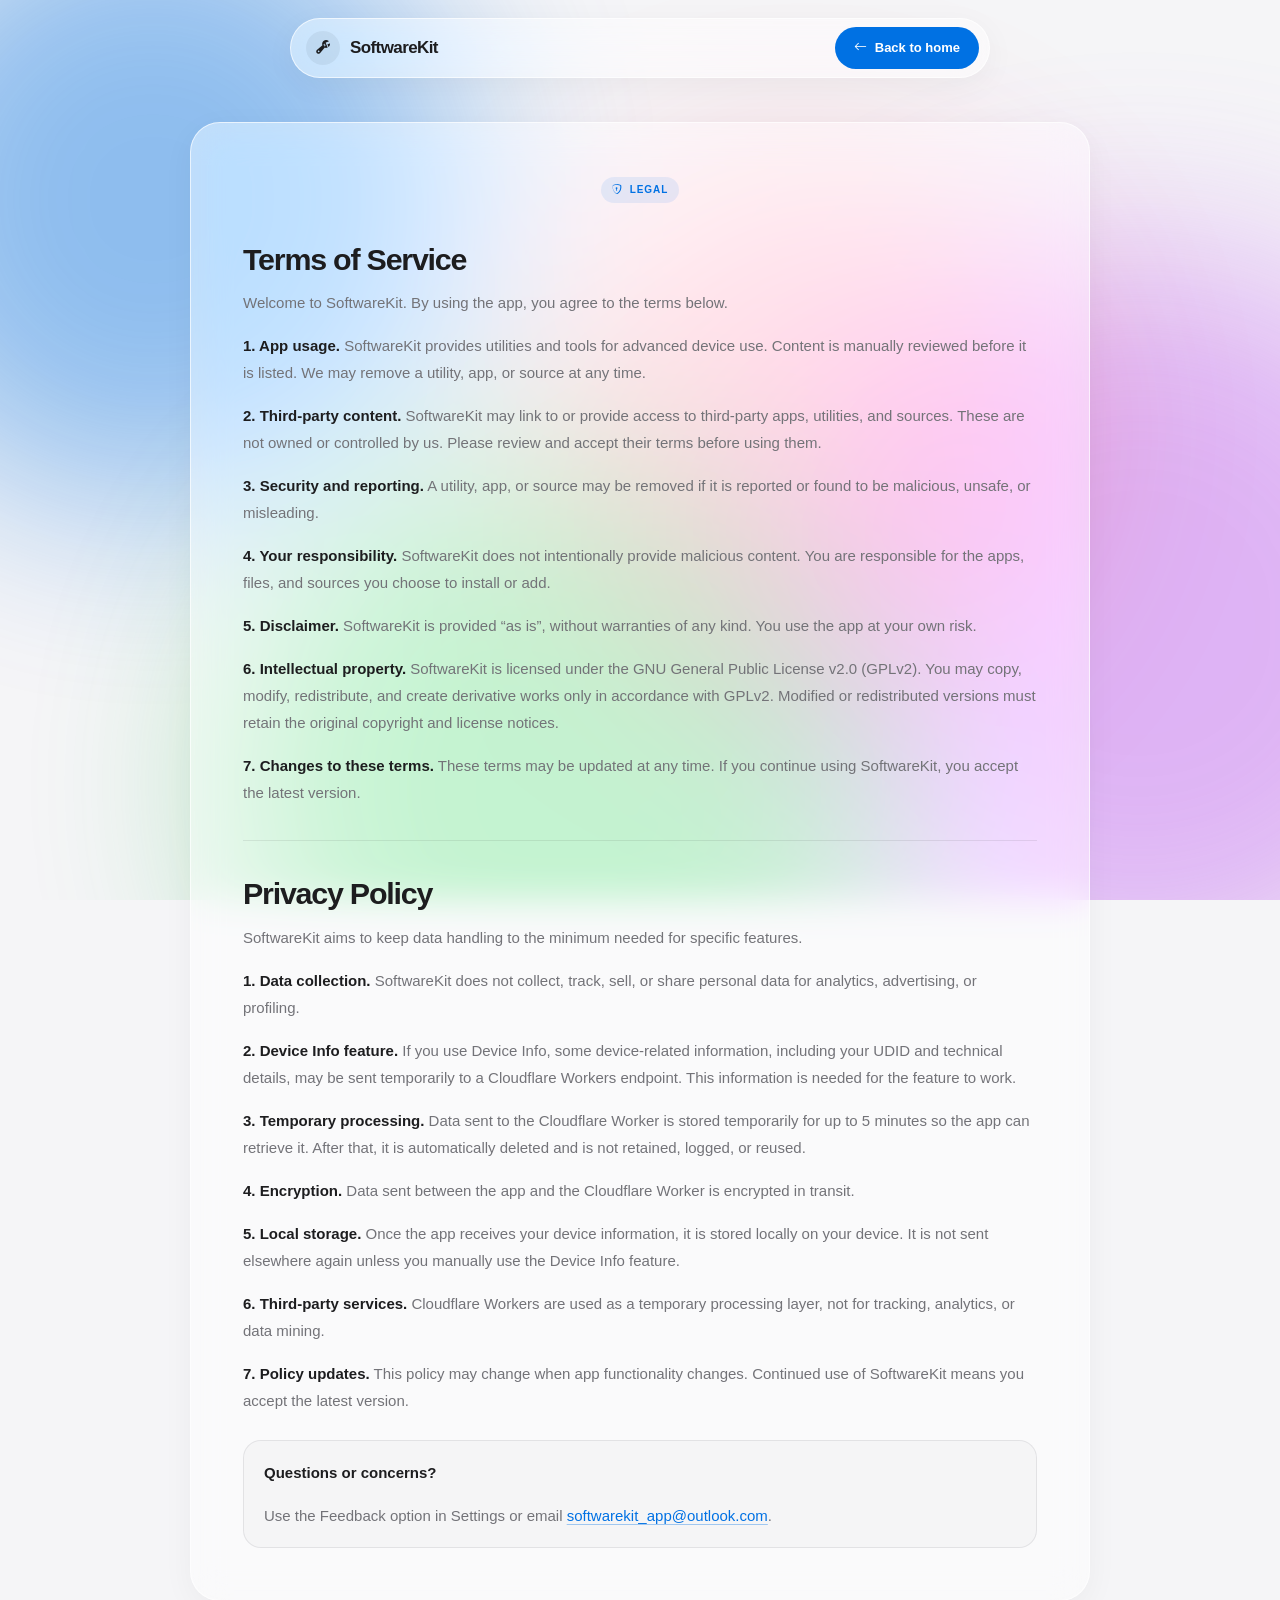
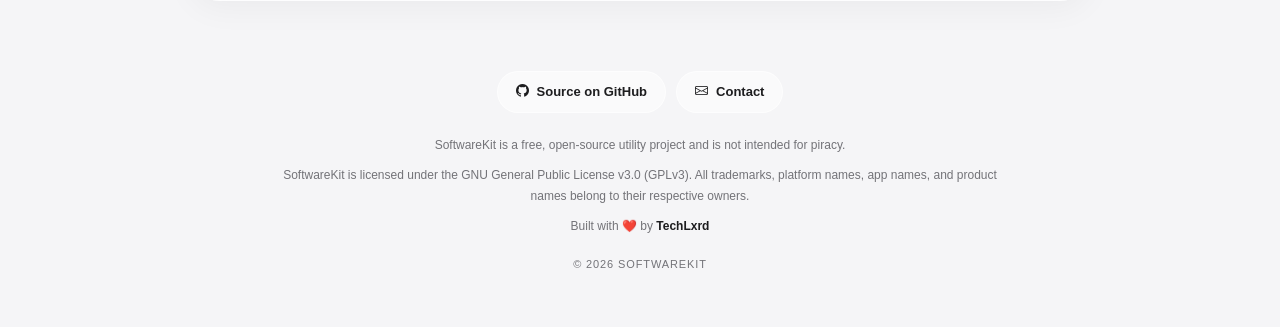
<file: legal.html>
<!DOCTYPE html>
<html lang="en">
<head>
  <meta charset="utf-8">
  <meta name="viewport" content="width=device-width, initial-scale=1, viewport-fit=cover">
  <title>SoftwareKit – Terms of Service & Privacy Policy</title>
  <meta name="description" content="Read the SoftwareKit terms of service and privacy policy, including how device information is processed.">
  <meta name="theme-color" content="#f5f5f7">
  <link rel="icon" href="/favicon.png">
  <link rel="preconnect" href="https://cdn.jsdelivr.net" crossorigin>
  <link rel="stylesheet" href="https://cdn.jsdelivr.net/npm/bootstrap-icons@1.11.3/font/bootstrap-icons.min.css">
  <link rel="stylesheet" href="https://unpkg.com/aos@2.3.1/dist/aos.css">
  <style>
    :root {
      color-scheme: light dark;
      --page-bg: #f5f5f7;
      --surface: rgba(255,255,255,.48);
      --surface-strong: rgba(255,255,255,.68);
      --text: #1d1d1f;
      --muted: #737378;
      --border: rgba(255,255,255,.65);
      --line: rgba(0,0,0,.08);
      --accent: #0071e3;
      --accent-hover: #0077ed;
      --card-shadow: 0 8px 32px rgba(0,0,0,.045);
      --font-stack: -apple-system, BlinkMacSystemFont, "SF Pro Display", "SF Pro Text", "Helvetica Neue", Arial, sans-serif;
    }
    * { box-sizing: border-box; }
    html { scroll-behavior: smooth; scroll-padding-top: 100px; }
    body {
      position: relative; min-height: 100vh; margin: 0; overflow-x: hidden;
      background: var(--page-bg); color: var(--text); font-family: var(--font-stack);
      font-size: 16px; line-height: 1.65; -webkit-font-smoothing: antialiased;
      text-rendering: optimizeLegibility;
    }
    ::selection { background: var(--accent); color: #fff; }
    a { color: inherit; text-decoration: none; }
    a:focus-visible { outline: 3px solid var(--accent); outline-offset: 4px; }
    .aurora-background { position: fixed; inset: 0; z-index: 0; overflow: hidden; pointer-events: none; }
    .aurora-blob {
      position: absolute; width: 48vw; height: 48vw; border-radius: 50%;
      filter: blur(100px); opacity: .42; will-change: transform;
      animation: aurora-drift 22s infinite alternate cubic-bezier(.4,0,.2,1);
    }
    .aurora-one { top: -12%; left: -12%; background: #0071e3; }
    .aurora-two { top: 28%; right: -18%; width: 58vw; height: 58vw; background: #bf5af2; animation-delay: -5s; animation-direction: alternate-reverse; }
    .aurora-three { bottom: -24%; left: 18%; width: 52vw; height: 52vw; background: #34c759; animation-delay: -10s; }
    .aurora-four { top: 18%; left: 42%; width: 42vw; height: 42vw; background: #ff375f; opacity: .22; animation-delay: -15s; }
    @keyframes aurora-drift {
      0% { transform: translate(0,0) scale(1) rotate(0); }
      35% { transform: translate(7%,10%) scale(1.1) rotate(8deg); }
      70% { transform: translate(-6%,5%) scale(.9) rotate(-4deg); }
      100% { transform: translate(10%,-10%) scale(1.04) rotate(5deg); }
    }
    .site-header { position: fixed; top: 18px; left: 50%; z-index: 50; width: min(700px,calc(100% - 32px)); transform: translateX(-50%); }
    .nav-bar {
      display: flex; align-items: center; justify-content: space-between; gap: 20px;
      padding: 8px 10px; border: 1px solid var(--border); border-radius: 999px;
      background: var(--surface); -webkit-backdrop-filter: blur(18px) saturate(160%);
      backdrop-filter: blur(18px) saturate(160%); box-shadow: var(--card-shadow);
    }
    .brand { display: inline-flex; align-items: center; gap: 10px; padding-left: 5px; font-size: 17px; font-weight: 730; letter-spacing: -.035em; white-space: nowrap; }
    .brand-icon { display: grid; width: 34px; height: 34px; place-items: center; border-radius: 50%; background: rgba(0,0,0,.055); font-size: 14px; transition: transform 220ms ease; }
    .brand:hover .brand-icon { transform: scale(1.06); }
    .button {
      display: inline-flex; min-height: 42px; align-items: center; justify-content: center; gap: 8px;
      padding: 9px 18px; border: 1px solid transparent; border-radius: 999px;
      font: inherit; font-size: 13px; font-weight: 650; line-height: 1.3; text-align: center;
      transition: transform 220ms ease, background-color 220ms ease;
    }
    .button:hover { transform: translateY(-1px); }
    .button-primary { color: #fff; background: var(--accent); }
    .button-primary:hover { background: var(--accent-hover); }
    main, footer { position: relative; z-index: 1; }
    main { padding: 122px 0 40px; }
    .container { width: min(900px,calc(100% - 48px)); margin-inline: auto; }
    .legal-card {
      padding: clamp(24px,5vw,52px); border: 1px solid var(--border); border-radius: 30px;
      background: var(--surface); -webkit-backdrop-filter: blur(18px) saturate(145%);
      backdrop-filter: blur(18px) saturate(145%); box-shadow: var(--card-shadow);
    }
    .legal-header { max-width: 680px; margin: 0 auto 38px; text-align: center; }
    .eyebrow {
      display: inline-flex; align-items: center; gap: 7px; padding: 6px 11px; border-radius: 999px;
      color: var(--accent); background: rgba(0,113,227,.09); font-size: 10px;
      font-weight: 750; letter-spacing: .09em; line-height: 1.4; text-transform: uppercase;
    }
    h1 {
      margin: 18px 0 12px; font-size: clamp(2.25rem,5vw,3.6rem); font-weight: 780;
      line-height: 1.04; letter-spacing: -.055em;
      background: linear-gradient(140deg,#171719 8%,#626269 76%,#88888d 100%);
      -webkit-background-clip: text; background-clip: text; color: transparent;
    }
    .lead { max-width: 560px; margin: 0 auto; color: var(--muted); font-size: 1rem; line-height: 1.7; }
    h2 { margin: 36px 0 12px; font-size: clamp(1.45rem,3vw,1.9rem); font-weight: 730; line-height: 1.2; letter-spacing: -.04em; }
    .legal-card h2:first-of-type { margin-top: 0; }
    p { margin: 0 0 16px; color: var(--muted); font-size: 15px; line-height: 1.8; }
    p strong { color: var(--text); font-weight: 680; }
    .legal-card a:not(.button) { color: var(--accent); text-decoration: underline; text-decoration-color: rgba(0,113,227,.35); text-underline-offset: 3px; overflow-wrap: anywhere; }
    hr { height: 1px; margin: 34px 0; border: 0; background: var(--line); }
    .contact-note { margin-top: 26px; padding: 18px 20px; border: 1px solid var(--line); border-radius: 18px; background: rgba(128,128,128,.045); }
    .contact-note p:last-child { margin-bottom: 0; }
    footer { max-width: 800px; margin: 0 auto; padding: 30px 24px 44px; text-align: center; }
    .footer-links { display: flex; flex-wrap: wrap; justify-content: center; gap: 10px; margin-bottom: 22px; }
    .footer-links .button { border-color: var(--border); color: var(--text); background: var(--surface); }
    footer p { margin: 8px 0; font-size: 12px; line-height: 1.8; }
    footer a { color: var(--accent); }
    .copyright { margin-top: 18px; font-size: 11px; letter-spacing: .08em; text-transform: uppercase; }
    @media (prefers-color-scheme: dark) {
      :root {
        --page-bg: #050505; --surface: rgba(20,20,22,.52); --surface-strong: rgba(35,35,38,.72);
        --text: #f5f5f7; --muted: #a1a1a6; --border: rgba(255,255,255,.11);
        --line: rgba(255,255,255,.12); --accent: #0a84ff; --accent-hover: #2794ff;
        --card-shadow: 0 8px 32px rgba(0,0,0,.3);
      }
      .aurora-blob { opacity: .28; filter: blur(120px); }
      .brand-icon { background: rgba(255,255,255,.1); }
      h1 { background-image: linear-gradient(140deg,#fff 8%,#d1d1d6 76%,#8e8e93 100%); }
      .contact-note { background: rgba(255,255,255,.035); }
    }
    @media (max-width: 600px) {
      .site-header { top: 12px; }
      main { padding-top: 94px; }
      .container { width: calc(100% - 28px); }
      .legal-card { padding: 24px 20px; border-radius: 24px; }
      .legal-header { margin-bottom: 30px; }
      h1 { font-size: clamp(2.1rem,10vw,3rem); }
      h2 { margin-top: 30px; }
      p { font-size: 14px; line-height: 1.75; }
      .aurora-blob { width: 80vw; height: 80vw; }
      footer { padding: 24px 20px 36px; }
    }
    @media (prefers-reduced-motion: reduce) {
      *, *::before, *::after { scroll-behavior: auto !important; animation-duration: .01ms !important; animation-iteration-count: 1 !important; transition-duration: .01ms !important; }
    }
  </style>
</head>
<body>
  <div class="aurora-background" aria-hidden="true">
    <div class="aurora-blob aurora-one"></div>
    <div class="aurora-blob aurora-two"></div>
    <div class="aurora-blob aurora-three"></div>
    <div class="aurora-blob aurora-four"></div>
  </div>

  <header class="site-header">
    <nav class="nav-bar" aria-label="Main navigation">
      <a class="brand" href="index.html" aria-label="SoftwareKit home">
        <span class="brand-icon"><i class="bi bi-wrench-adjustable" aria-hidden="true"></i></span>
        <span>SoftwareKit</span>
      </a>
      <a class="button button-primary" href="index.html"><i class="bi bi-arrow-left" aria-hidden="true"></i> Back to home</a>
    </nav>
  </header>

  <main>
    <section class="container" aria-labelledby="page-title">
      <article class="legal-card" data-aos="fade-up" data-aos-duration="900">
        <header class="legal-header">
          <span class="eyebrow"><i class="bi bi-shield-lock" aria-hidden="true"></i> Legal</span>
         
        </header>

        <section aria-labelledby="terms-title">
          <h2 id="terms-title">Terms of Service</h2>
          <p>Welcome to SoftwareKit. By using the app, you agree to the terms below.</p>
          <p><strong>1. App usage.</strong> SoftwareKit provides utilities and tools for advanced device use. Content is manually reviewed before it is listed. We may remove a utility, app, or source at any time.</p>
          <p><strong>2. Third-party content.</strong> SoftwareKit may link to or provide access to third-party apps, utilities, and sources. These are not owned or controlled by us. Please review and accept their terms before using them.</p>
          <p><strong>3. Security and reporting.</strong> A utility, app, or source may be removed if it is reported or found to be malicious, unsafe, or misleading.</p>
          <p><strong>4. Your responsibility.</strong> SoftwareKit does not intentionally provide malicious content. You are responsible for the apps, files, and sources you choose to install or add.</p>
          <p><strong>5. Disclaimer.</strong> SoftwareKit is provided “as is”, without warranties of any kind. You use the app at your own risk.</p>
          <p><strong>6. Intellectual property.</strong> SoftwareKit is licensed under the GNU General Public License v2.0 (GPLv2). You may copy, modify, redistribute, and create derivative works only in accordance with GPLv2. Modified or redistributed versions must retain the original copyright and license notices.</p>
          <p><strong>7. Changes to these terms.</strong> These terms may be updated at any time. If you continue using SoftwareKit, you accept the latest version.</p>
        </section>

        <hr>

        <section aria-labelledby="privacy-title" data-aos="fade-up" data-aos-duration="700">
          <h2 id="privacy-title">Privacy Policy</h2>
          <p>SoftwareKit aims to keep data handling to the minimum needed for specific features.</p>
          <p><strong>1. Data collection.</strong> SoftwareKit does not collect, track, sell, or share personal data for analytics, advertising, or profiling.</p>
          <p><strong>2. Device Info feature.</strong> If you use Device Info, some device-related information, including your UDID and technical details, may be sent temporarily to a Cloudflare Workers endpoint. This information is needed for the feature to work.</p>
          <p><strong>3. Temporary processing.</strong> Data sent to the Cloudflare Worker is stored temporarily for up to 5 minutes so the app can retrieve it. After that, it is automatically deleted and is not retained, logged, or reused.</p>
          <p><strong>4. Encryption.</strong> Data sent between the app and the Cloudflare Worker is encrypted in transit.</p>
          <p><strong>5. Local storage.</strong> Once the app receives your device information, it is stored locally on your device. It is not sent elsewhere again unless you manually use the Device Info feature.</p>
          <p><strong>6. Third-party services.</strong> Cloudflare Workers are used as a temporary processing layer, not for tracking, analytics, or data mining.</p>
          <p><strong>7. Policy updates.</strong> This policy may change when app functionality changes. Continued use of SoftwareKit means you accept the latest version.</p>
          <div class="contact-note">
            <p><strong>Questions or concerns?</strong></p>
            <p>Use the Feedback option in Settings or email <a href="mailto:softwarekit_app@outlook.com">softwarekit_app@outlook.com</a>.</p>
          </div>
        </section>
      </article>
    </section>
  </main>

  <footer data-aos="fade-up" data-aos-duration="700">
    <div class="footer-links">
      <a class="button" href="https://github.com/techlxrd/SoftwareKit"><i class="bi bi-github" aria-hidden="true"></i> Source on GitHub</a>
      <a class="button" href="mailto:softwarekit_app@outlook.com"><i class="bi bi-envelope" aria-hidden="true"></i> Contact</a>
    </div>
    <p>SoftwareKit is a free, open-source utility project and is not intended for piracy.</p>
    <p>SoftwareKit is licensed under the GNU General Public License v3.0 (GPLv3). All trademarks, platform names, app names, and product names belong to their respective owners.</p>
    <p>Built with ❤️ by <a href="https://techlxrd.github.io"><strong>TechLxrd</strong></a></p>
    <p class="copyright">© 2026 SoftwareKit</p>
  </footer>

  <script src="https://unpkg.com/aos@2.3.1/dist/aos.js"></script>
  <script>
    document.addEventListener("DOMContentLoaded", function () {
      if (window.AOS) {
        AOS.init({
          duration: 900,
          easing: "ease-out-cubic",
          once: true,
          offset: 50
        });
        window.addEventListener("load", function () {
          AOS.refresh();
        }, { once: true });
      }
    });
  </script>
  <script type="application/ld+json">
  {
    "@context": "https://schema.org",
    "@type": "SoftwareApplication",
    "name": "SoftwareKit",
    "url": "https://swkit.app/",
    "applicationCategory": "UtilityApplication",
    "operatingSystem": ["iOS", "macOS"]
  }
  </script>
</body>
</html>
</file>
